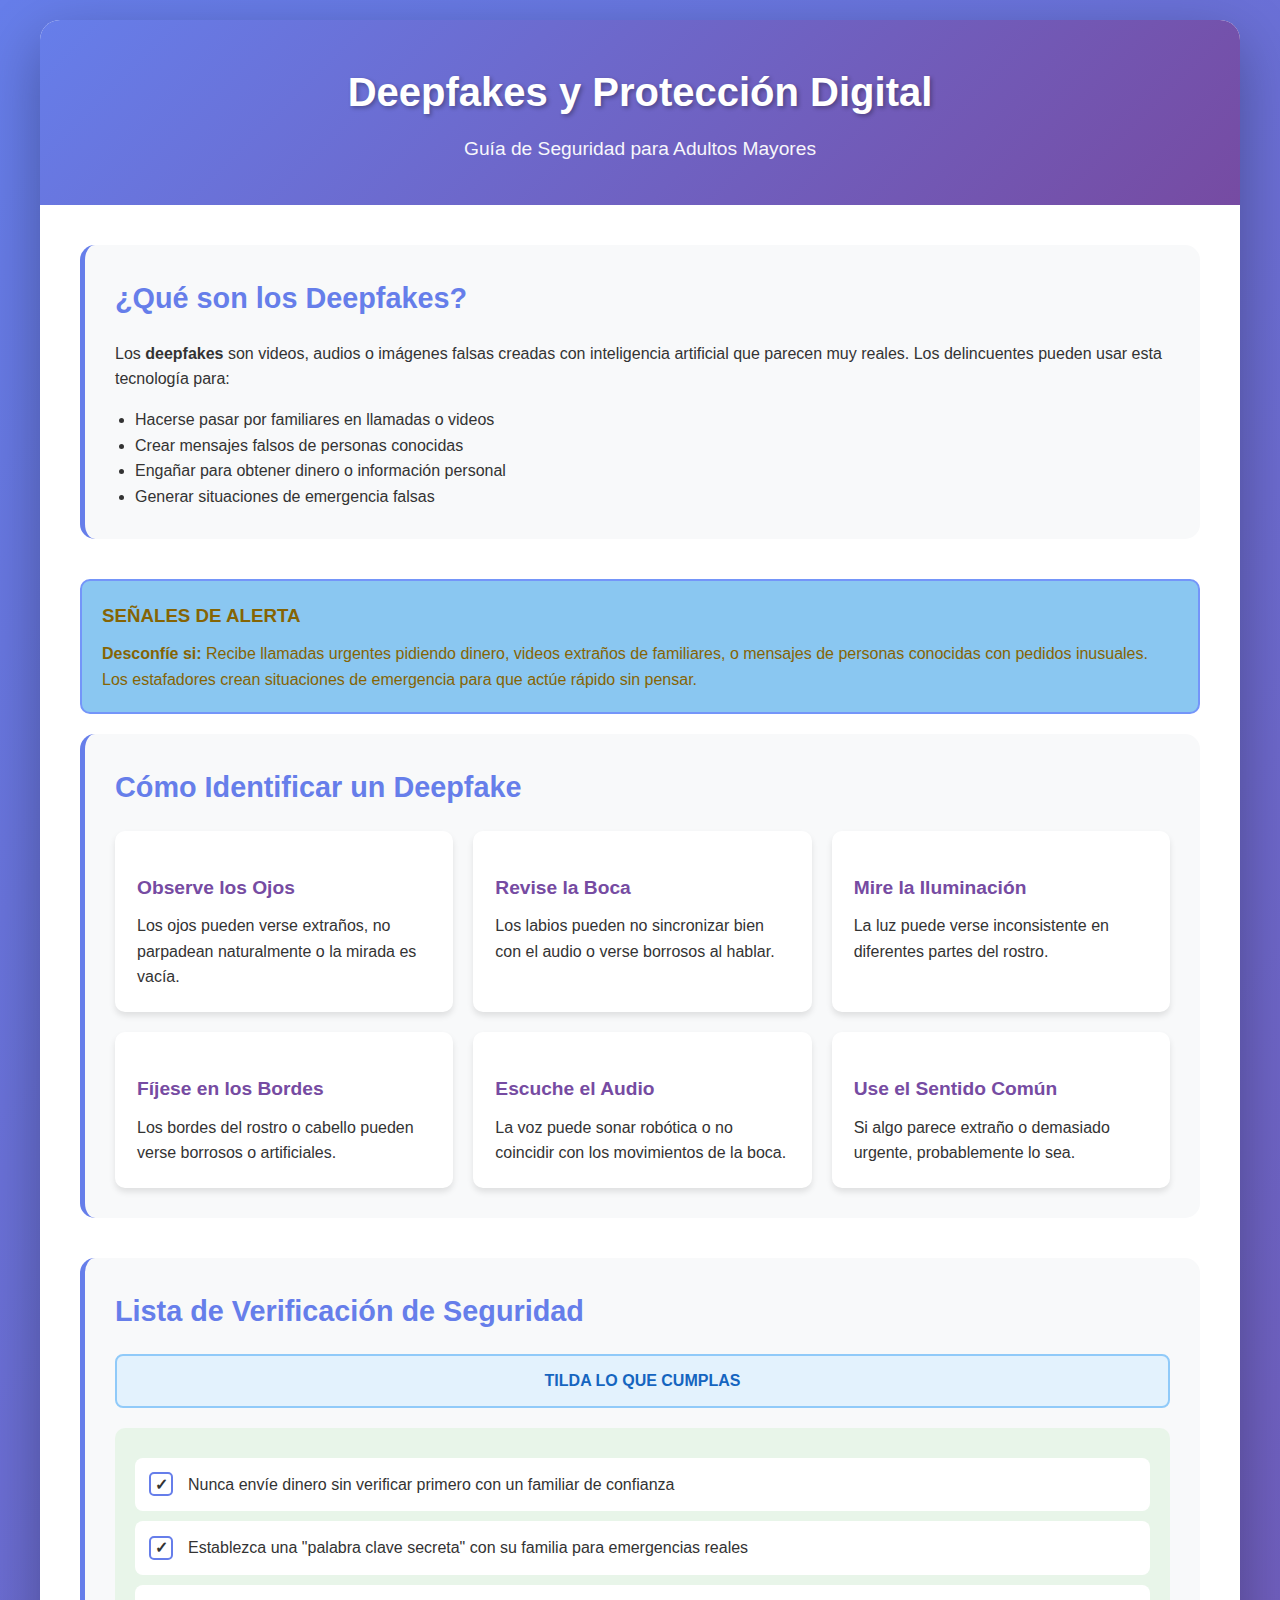
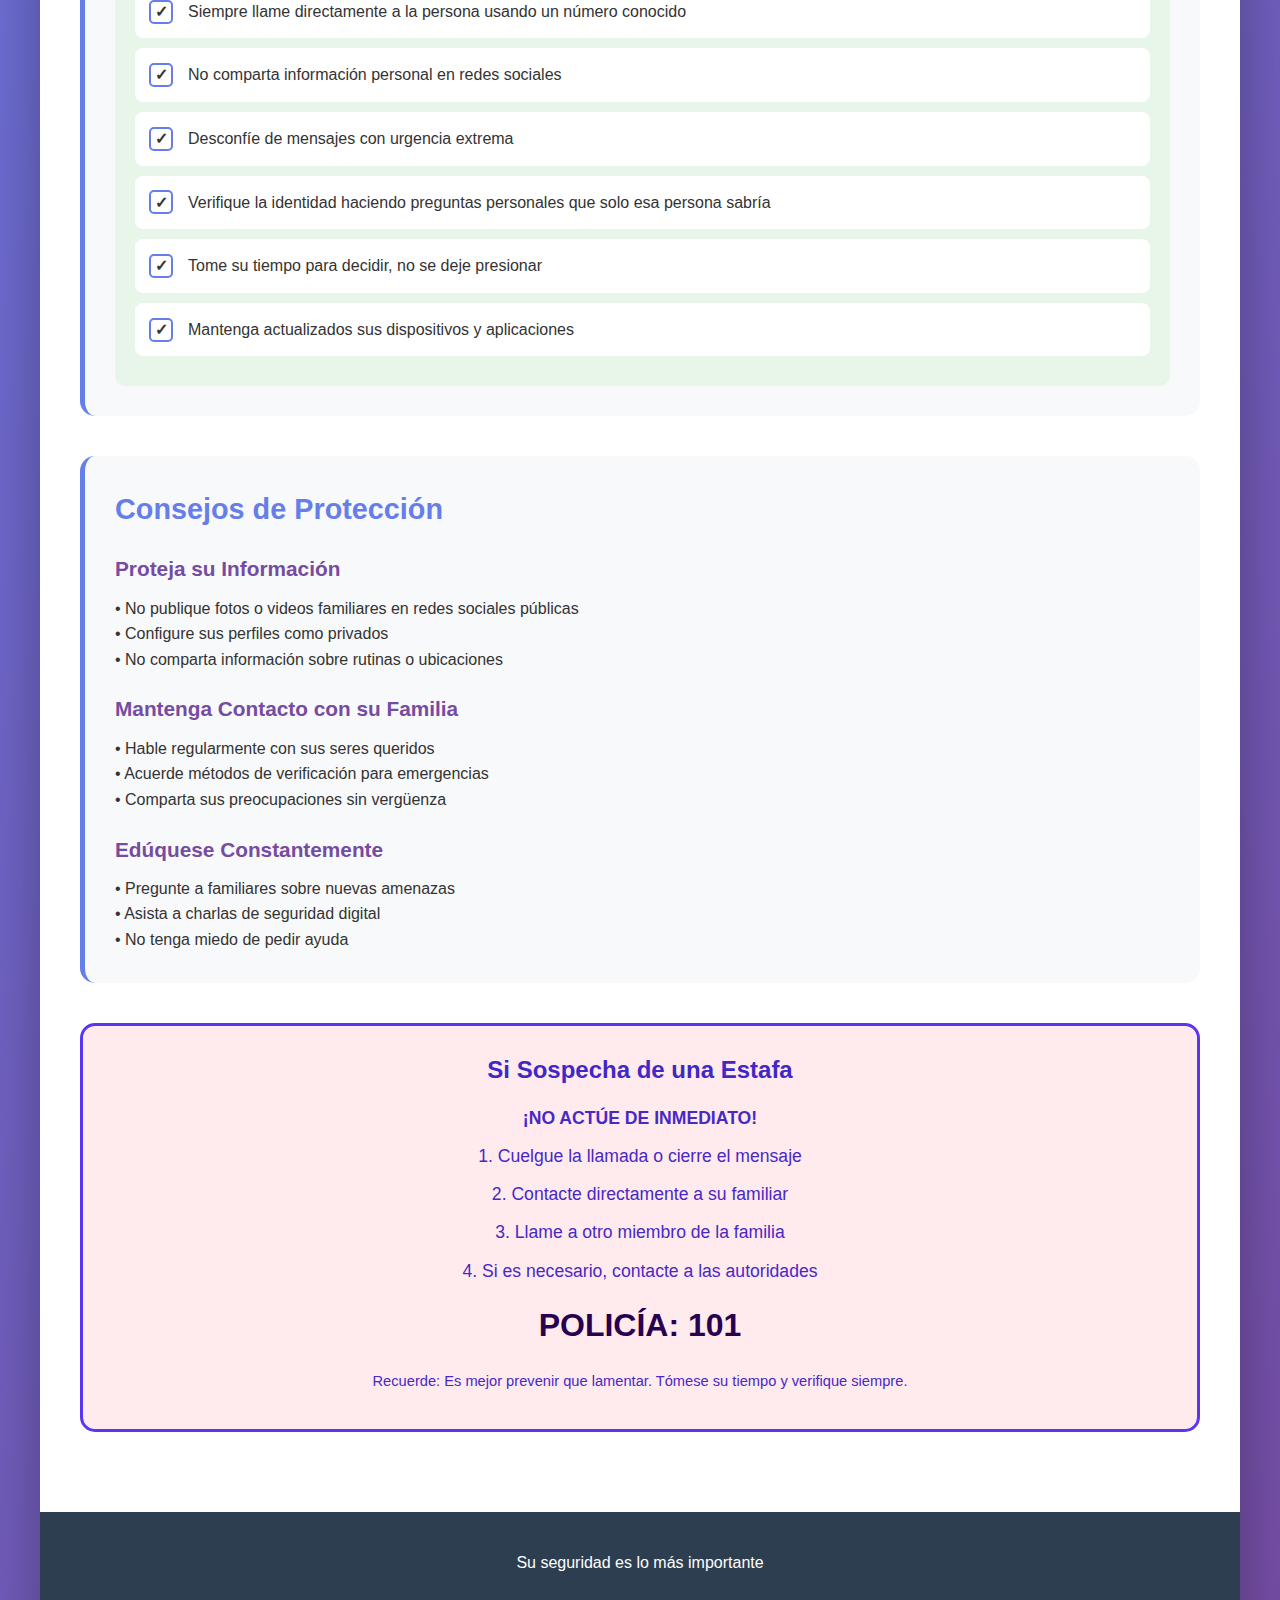
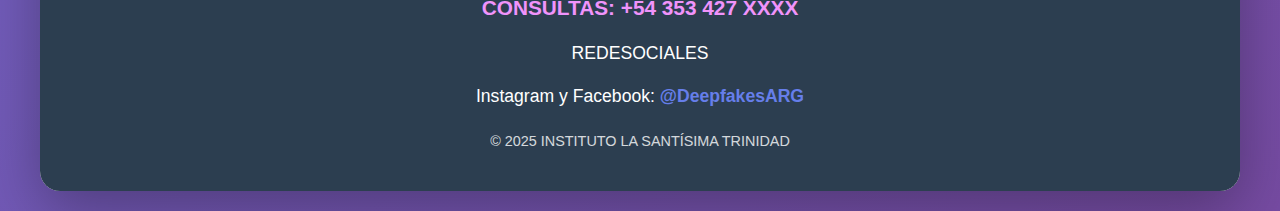
<file: index.html>
<!DOCTYPE html>
<html lang="es">
<head>
    <meta charset="UTF-8">
    <meta name="viewport" content="width=device-width, initial-scale=1.0">
    <title>Deepfakes y Protección para Adultos Mayores</title>
    <style>
        * {
            margin: 0;
            padding: 0;
            box-sizing: border-box;
        }

        body {
            font-family: 'Segoe UI', Tahoma, Geneva, Verdana, sans-serif;
            line-height: 1.6;
            color: #333;
            background: linear-gradient(135deg, #667eea 0%, #764ba2 100%);
            min-height: 100vh;
            padding: 20px;
        }

        .container {
            max-width: 1200px;
            margin: 0 auto;
            background: white;
            border-radius: 20px;
            box-shadow: 0 20px 60px rgba(0,0,0,0.3);
            overflow: hidden;
        }

        header {
            background: linear-gradient(135deg, #667eea 0%, #764ba2 100%);
            color: white;
            padding: 40px;
            text-align: center;
        }

        header h1 {
            font-size: 2.5em;
            margin-bottom: 10px;
            text-shadow: 2px 2px 4px rgba(0,0,0,0.3);
        }

        header p {
            font-size: 1.2em;
            opacity: 0.95;
        }

        .content {
            padding: 40px;
        }

        .section {
            margin-bottom: 40px;
            padding: 30px;
            background: #f8f9fa;
            border-radius: 15px;
            border-left: 5px solid #667eea;
            transition: transform 0.3s ease;
        }

        .section:hover {
            transform: translateX(5px);
        }

        .section h2 {
            color: #667eea;
            margin-bottom: 20px;
            font-size: 1.8em;
            font-weight: 600;
        }

        .section h3 {
            color: #764ba2;
            margin: 20px 0 10px;
            font-size: 1.3em;
            font-weight: 600;
        }

        .checklist-instruction {
            background: #e3f2fd;
            padding: 12px 20px;
            border-radius: 8px;
            margin-bottom: 15px;
            color: #1565c0;
            font-weight: 600;
            text-align: center;
            border: 2px solid #90caf9;
        }

        .warning-box {
            background: #8ac7f1;
            border: 2px solid #7495f9;
            border-radius: 10px;
            padding: 20px;
            margin: 20px 0;
        }

        .warning-box h3 {
            color: #856404;
            margin-bottom: 10px;
            font-weight: 600;
        }

        .warning-box p {
            color: #856404;
        }

        .tips-grid {
            display: grid;
            grid-template-columns: repeat(auto-fit, minmax(280px, 1fr));
            gap: 20px;
            margin-top: 20px;
        }

        .tip-card {
            background: white;
            padding: 20px;
            border-radius: 10px;
            box-shadow: 0 4px 6px rgba(0,0,0,0.1);
            transition: all 0.3s ease;
            border: 2px solid transparent;
        }

        .tip-card:hover {
            transform: translateY(-5px);
            box-shadow: 0 8px 12px rgba(0,0,0,0.2);
            border-color: #667eea;
        }

        .tip-card h3 {
            color: #764ba2;
            margin-bottom: 10px;
            font-size: 1.2em;
            font-weight: 600;
        }

        .checklist {
            background: #e8f5e9;
            padding: 20px;
            border-radius: 10px;
            margin-top: 20px;
        }

        .checklist-item {
            padding: 12px;
            margin: 10px 0;
            background: white;
            border-radius: 8px;
            display: flex;
            align-items: center;
            gap: 15px;
            cursor: pointer;
            transition: all 0.3s ease;
            border: 2px solid transparent;
        }

        .checklist-item:hover {
            background: #f1f8f4;
            transform: translateX(5px);
            border-color: #4caf50;
        }

        .checkbox {
            width: 24px;
            height: 24px;
            border: 2px solid #667eea;
            border-radius: 5px;
            display: flex;
            align-items: center;
            justify-content: center;
            flex-shrink: 0;
            font-weight: bold;
        }

        .checklist-item.checked .checkbox {
            background: #667eea;
            color: white;
        }

        .checklist-item.checked {
            opacity: 0.7;
        }

        .checklist-item.checked span {
            text-decoration: line-through;
            color: #666;
        }

        .emergency {
            background: #ffebee;
            border: 3px solid #5936f4;
            border-radius: 15px;
            padding: 25px;
            margin-top: 30px;
            text-align: center;
        }

        .emergency h3 {
            color: #4028c6;
            font-size: 1.5em;
            margin-bottom: 15px;
            font-weight: 700;
        }

        .emergency p {
            font-size: 1.1em;
            margin: 10px 0;
            color: #4828c6;
        }

        .emergency-number {
            font-size: 2em;
            font-weight: bold;
            color: #280051;
            margin: 15px 0;
        }

        footer {
            background: #2c3e50;
            color: white;
            text-align: center;
            padding: 30px 20px;
            margin-top: 40px;
        }

        footer p {
            margin: 8px 0;
            font-size: 1em;
        }

        footer .contact-number {
            font-size: 1.3em;
            font-weight: 600;
            color: #f093fb;
            margin: 15px 0;
        }

        footer .social-media {
            font-size: 1.1em;
            margin: 15px 0;
        }

        footer .social-handle {
            color: #667eea;
            font-weight: 600;
        }

        footer .copyright {
            font-size: 0.9em;
            margin-top: 20px;
            opacity: 0.8;
        }

        @media (max-width: 768px) {
            header h1 {
                font-size: 1.8em;
            }
            
            .content {
                padding: 20px;
            }
            
            .section {
                padding: 20px;
            }

            .section h2 {
                font-size: 1.5em;
            }
        }
    </style>
</head>
<body>
    <div class="container">
        <header>
            <h1>Deepfakes y Protección Digital</h1>
            <p>Guía de Seguridad para Adultos Mayores</p>
        </header>

        <div class="content">
            <div class="section">
                <h2>¿Qué son los Deepfakes?</h2>
                <p>Los <strong>deepfakes</strong> son videos, audios o imágenes falsas creadas con inteligencia artificial que parecen muy reales. Los delincuentes pueden usar esta tecnología para:</p>
                <ul style="margin-left: 20px; margin-top: 15px;">
                    <li>Hacerse pasar por familiares en llamadas o videos</li>
                    <li>Crear mensajes falsos de personas conocidas</li>
                    <li>Engañar para obtener dinero o información personal</li>
                    <li>Generar situaciones de emergencia falsas</li>
                </ul>
            </div>

            <div class="warning-box">
                <h3>SEÑALES DE ALERTA</h3>
                <p><strong>Desconfíe si:</strong> Recibe llamadas urgentes pidiendo dinero, videos extraños de familiares, o mensajes de personas conocidas con pedidos inusuales. Los estafadores crean situaciones de emergencia para que actúe rápido sin pensar.</p>
            </div>

            <div class="section">
                <h2>Cómo Identificar un Deepfake</h2>
                <div class="tips-grid">
                    <div class="tip-card">
                        <h3>Observe los Ojos</h3>
                        <p>Los ojos pueden verse extraños, no parpadean naturalmente o la mirada es vacía.</p>
                    </div>
                    <div class="tip-card">
                        <h3>Revise la Boca</h3>
                        <p>Los labios pueden no sincronizar bien con el audio o verse borrosos al hablar.</p>
                    </div>
                    <div class="tip-card">
                        <h3>Mire la Iluminación</h3>
                        <p>La luz puede verse inconsistente en diferentes partes del rostro.</p>
                    </div>
                    <div class="tip-card">
                        <h3>Fíjese en los Bordes</h3>
                        <p>Los bordes del rostro o cabello pueden verse borrosos o artificiales.</p>
                    </div>
                    <div class="tip-card">
                        <h3>Escuche el Audio</h3>
                        <p>La voz puede sonar robótica o no coincidir con los movimientos de la boca.</p>
                    </div>
                    <div class="tip-card">
                        <h3>Use el Sentido Común</h3>
                        <p>Si algo parece extraño o demasiado urgente, probablemente lo sea.</p>
                    </div>
                </div>
            </div>

            <div class="section">
                <h2>Lista de Verificación de Seguridad</h2>
                <div class="checklist-instruction">TILDA LO QUE CUMPLAS</div>
                <div class="checklist">
                    <div class="checklist-item" onclick="this.classList.toggle('checked')">
                        <div class="checkbox">✓</div>
                        <span>Nunca envíe dinero sin verificar primero con un familiar de confianza</span>
                    </div>
                    <div class="checklist-item" onclick="this.classList.toggle('checked')">
                        <div class="checkbox">✓</div>
                        <span>Establezca una "palabra clave secreta" con su familia para emergencias reales</span>
                    </div>
                    <div class="checklist-item" onclick="this.classList.toggle('checked')">
                        <div class="checkbox">✓</div>
                        <span>Siempre llame directamente a la persona usando un número conocido</span>
                    </div>
                    <div class="checklist-item" onclick="this.classList.toggle('checked')">
                        <div class="checkbox">✓</div>
                        <span>No comparta información personal en redes sociales</span>
                    </div>
                    <div class="checklist-item" onclick="this.classList.toggle('checked')">
                        <div class="checkbox">✓</div>
                        <span>Desconfíe de mensajes con urgencia extrema</span>
                    </div>
                    <div class="checklist-item" onclick="this.classList.toggle('checked')">
                        <div class="checkbox">✓</div>
                        <span>Verifique la identidad haciendo preguntas personales que solo esa persona sabría</span>
                    </div>
                    <div class="checklist-item" onclick="this.classList.toggle('checked')">
                        <div class="checkbox">✓</div>
                        <span>Tome su tiempo para decidir, no se deje presionar</span>
                    </div>
                    <div class="checklist-item" onclick="this.classList.toggle('checked')">
                        <div class="checkbox">✓</div>
                        <span>Mantenga actualizados sus dispositivos y aplicaciones</span>
                    </div>
                </div>
            </div>

            <div class="section">
                <h2>Consejos de Protección</h2>
                <div style="margin-top: 20px;">
                    <h3>Proteja su Información</h3>
                    <p>• No publique fotos o videos familiares en redes sociales públicas<br>
                    • Configure sus perfiles como privados<br>
                    • No comparta información sobre rutinas o ubicaciones</p>

                    <h3>Mantenga Contacto con su Familia</h3>
                    <p>• Hable regularmente con sus seres queridos<br>
                    • Acuerde métodos de verificación para emergencias<br>
                    • Comparta sus preocupaciones sin vergüenza</p>

                    <h3>Edúquese Constantemente</h3>
                    <p>• Pregunte a familiares sobre nuevas amenazas<br>
                    • Asista a charlas de seguridad digital<br>
                    • No tenga miedo de pedir ayuda</p>
                </div>
            </div>

            <div class="emergency">
                <h3>Si Sospecha de una Estafa</h3>
                <p><strong>¡NO ACTÚE DE INMEDIATO!</strong></p>
                <p>1. Cuelgue la llamada o cierre el mensaje</p>
                <p>2. Contacte directamente a su familiar</p>
                <p>3. Llame a otro miembro de la familia</p>
                <p>4. Si es necesario, contacte a las autoridades</p>
                <div class="emergency-number">POLICÍA: 101</div>
                <p style="margin-top: 10px;"><small>Recuerde: Es mejor prevenir que lamentar. Tómese su tiempo y verifique siempre.</small></p>
            </div>
        </div>

        <footer>
            <p>Su seguridad es lo más importante</p>
            <p class="contact-number">CONSULTAS: +54 353 427 XXXX</p>
            <p class="social-media">REDESOCIALES</p>
            <p class="social-media">Instagram y Facebook: <span class="social-handle">@DeepfakesARG</span></p>
            <p class="copyright">© 2025 INSTITUTO LA SANTÍSIMA TRINIDAD</p>
        </footer>
    </div>

    <script>
        // Animación suave al cargar
        document.addEventListener('DOMContentLoaded', function() {
            const sections = document.querySelectorAll('.section, .warning-box, .emergency');
            sections.forEach((section, index) => {
                section.style.opacity = '0';
                section.style.transform = 'translateY(20px)';
                setTimeout(() => {
                    section.style.transition = 'all 0.6s ease';
                    section.style.opacity = '1';
                    section.style.transform = 'translateY(0)';
                }, index * 100);
            });
        });
    </script>
</body>
</html>
</file>
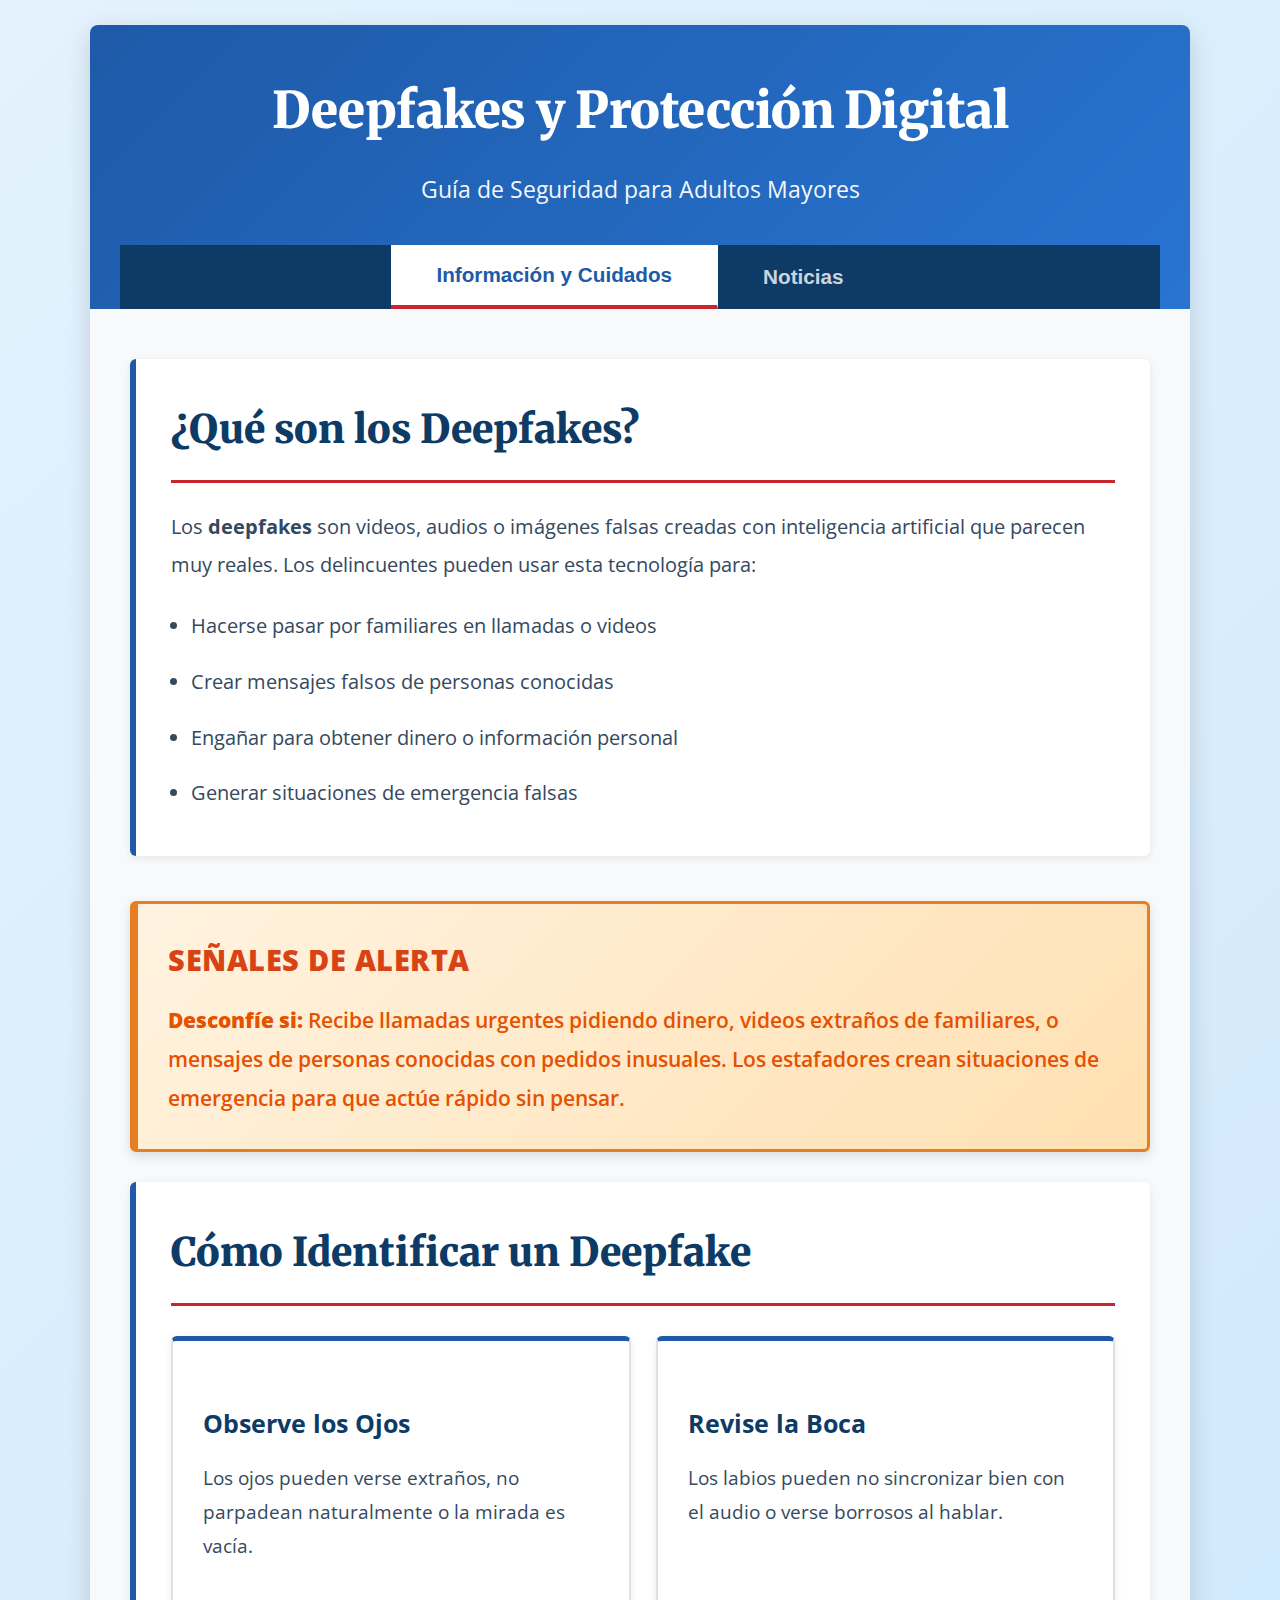
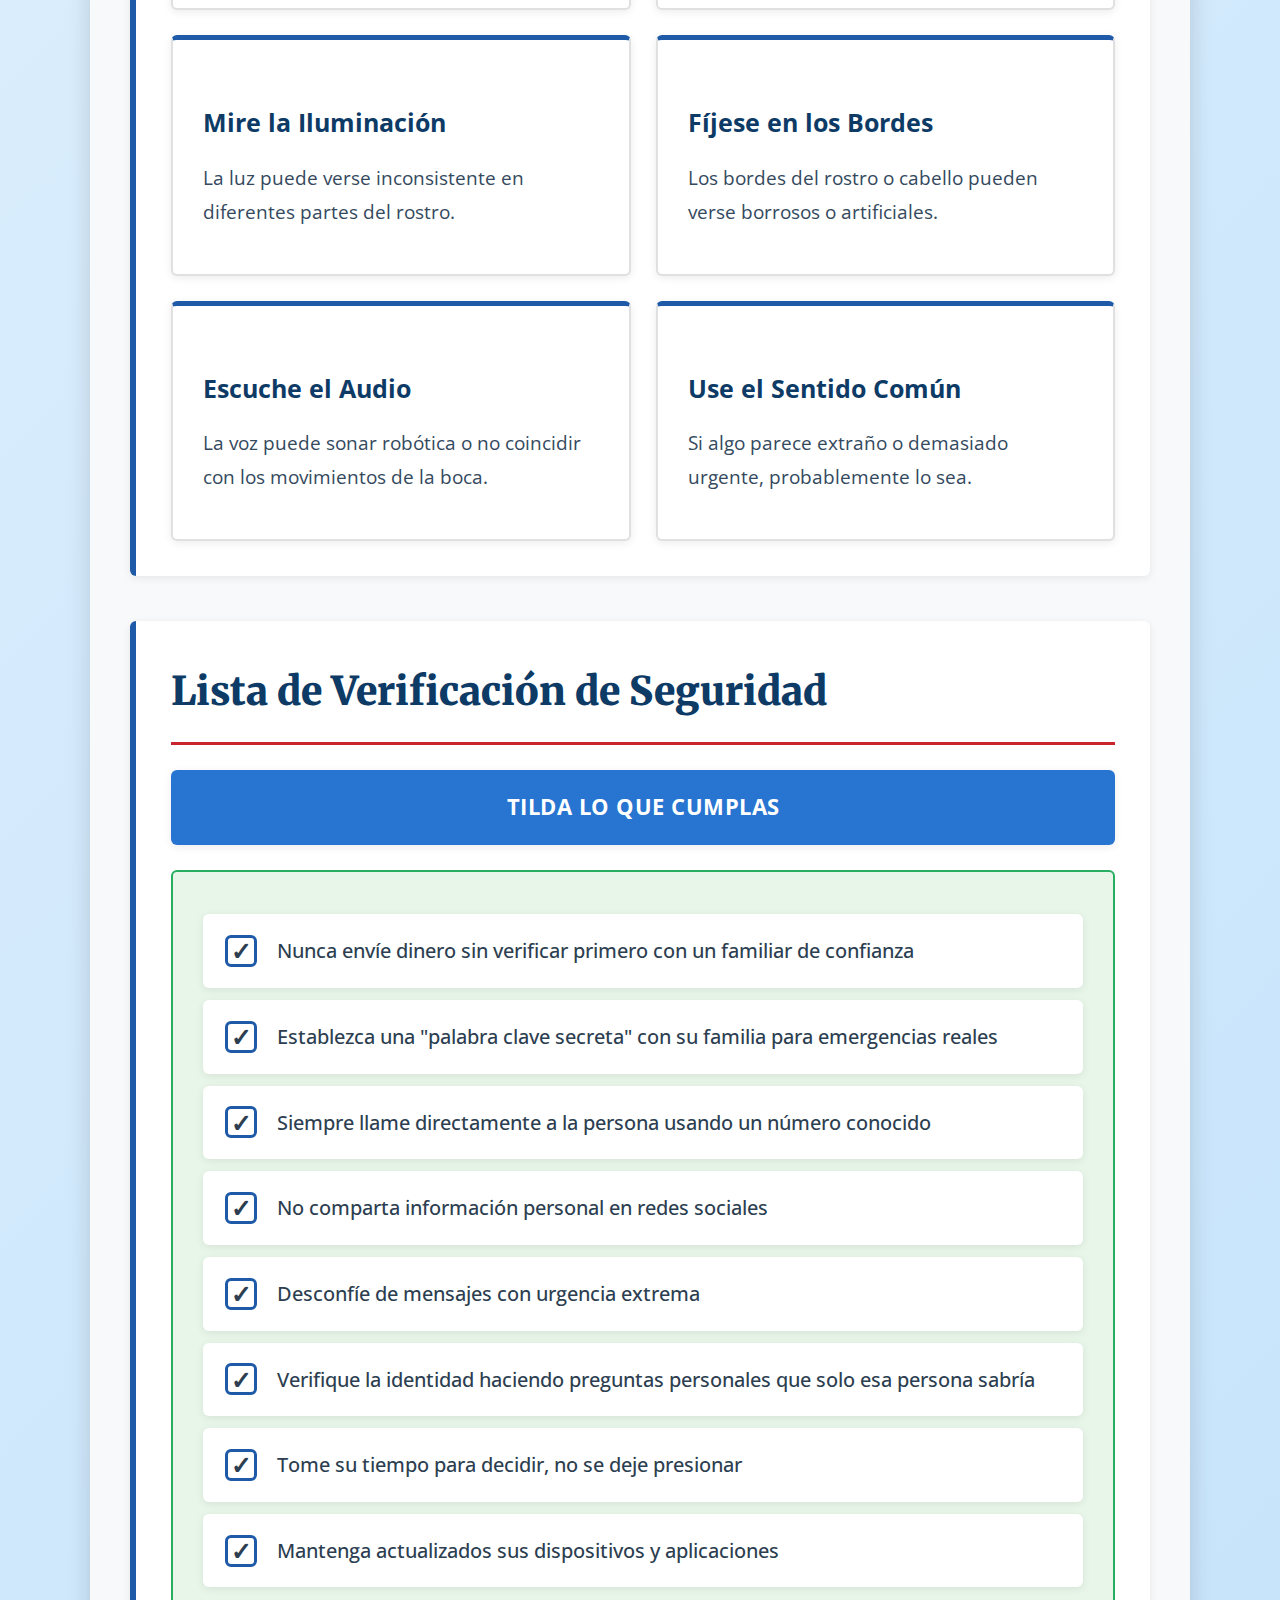
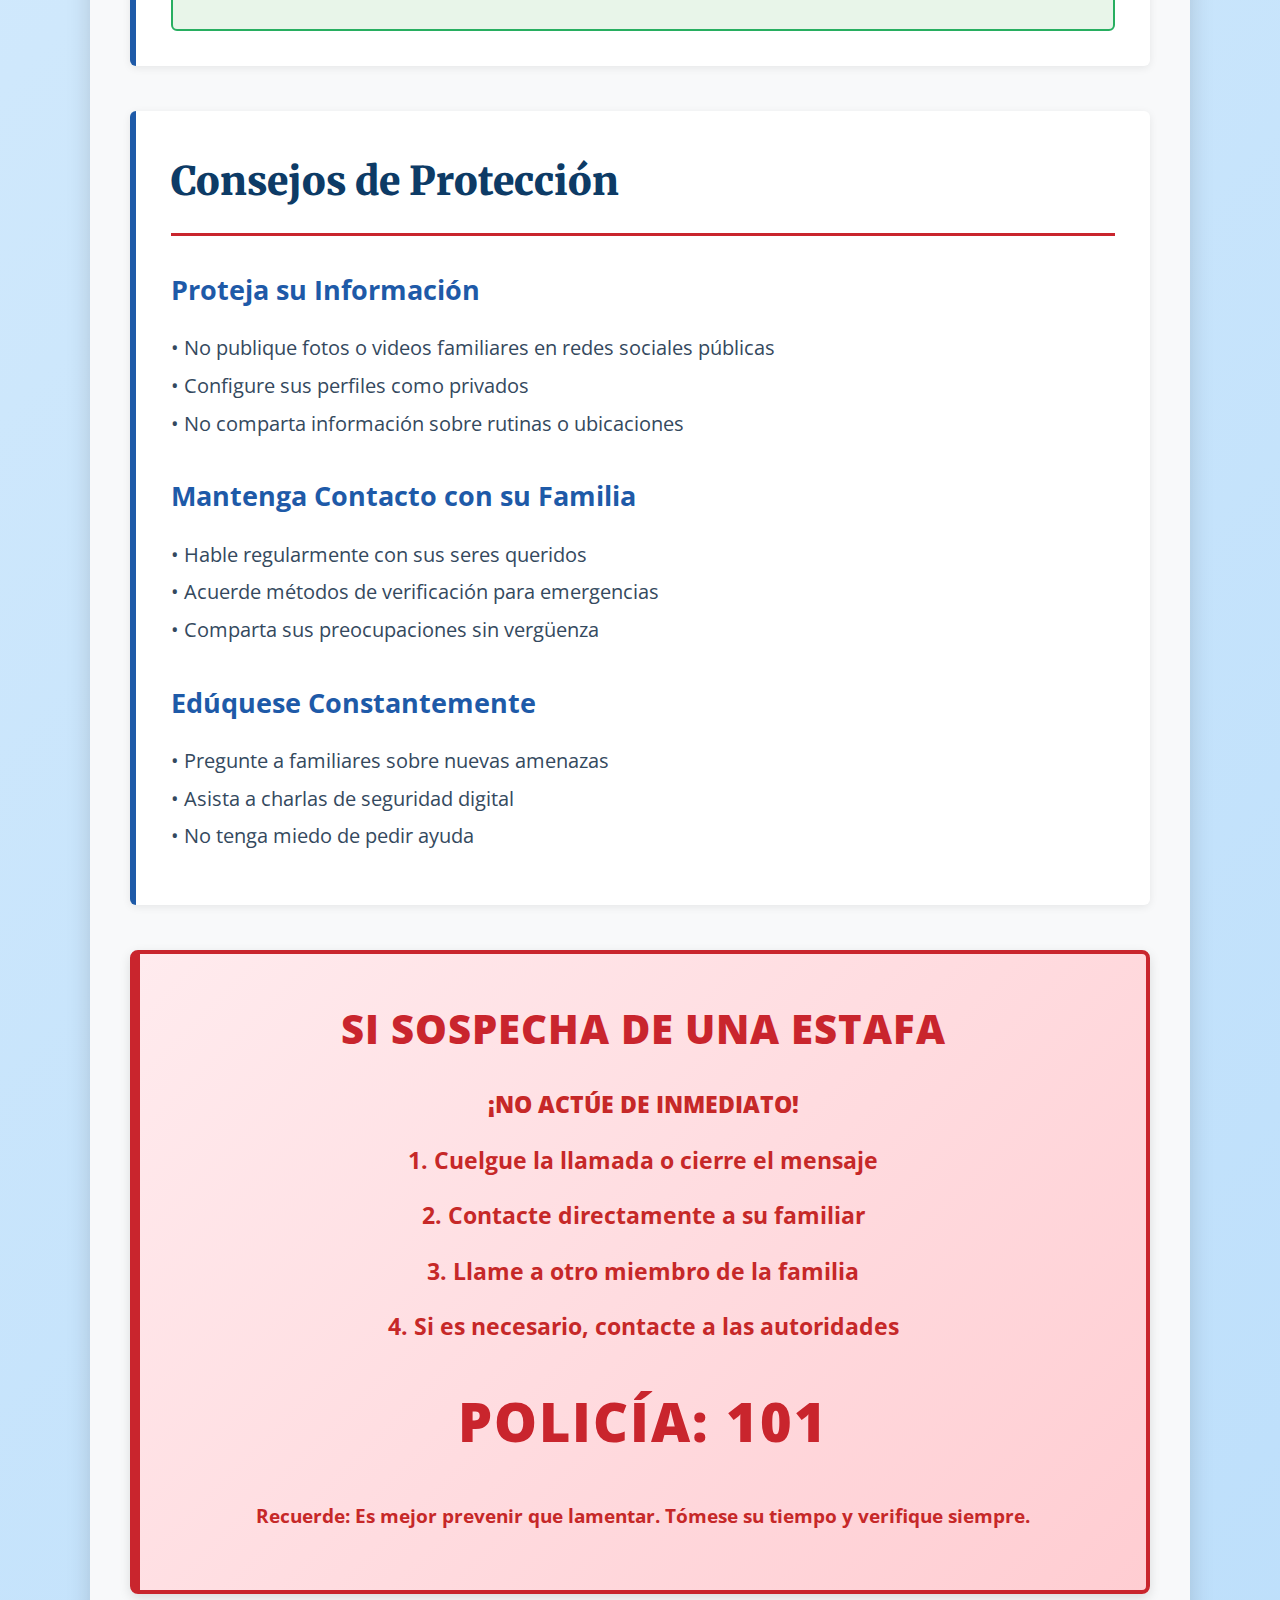
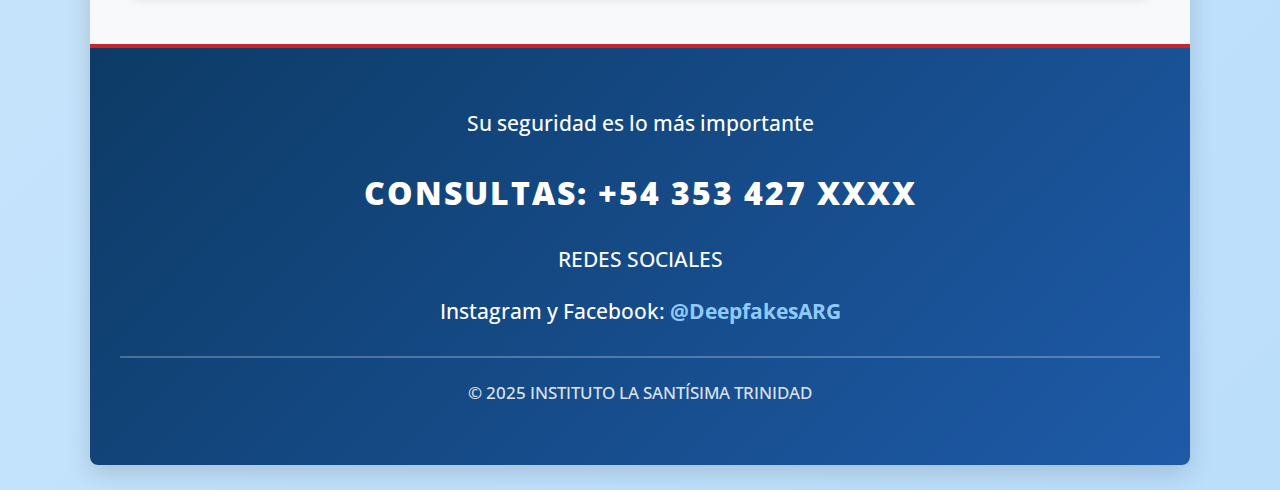
<file: footer.html>
<!DOCTYPE html>
<html lang="es">
<head>
    <meta charset="UTF-8">
    <meta name="viewport" content="width=device-width, initial-scale=1.0">
    <title>Deepfakes y Protección para Adultos Mayores</title>
    <link rel="stylesheet" href="styles.css">
</head>
<body>
    <div class="container">
        <header>
            <h1>Deepfakes y Protección Digital</h1>
            <p>Guía de Seguridad para Adultos Mayores</p>
            
            <div class="tabs">
                <button class="tab active" onclick="switchTab('info')">Información y Cuidados</button>
                <button class="tab" onclick="switchTab('news')">Noticias</button>
            </div>
        </header>

        <!-- Pestaña: Información y Cuidados -->
        <div id="info-content" class="tab-content active">
            <div class="content">
                <div class="section">
                    <h2>¿Qué son los Deepfakes?</h2>
                    <p>Los <strong>deepfakes</strong> son videos, audios o imágenes falsas creadas con inteligencia artificial que parecen muy reales. Los delincuentes pueden usar esta tecnología para:</p>
                    <ul style="margin-left: 20px; margin-top: 15px;">
                        <li>Hacerse pasar por familiares en llamadas o videos</li>
                        <li>Crear mensajes falsos de personas conocidas</li>
                        <li>Engañar para obtener dinero o información personal</li>
                        <li>Generar situaciones de emergencia falsas</li>
                    </ul>
                </div>

                <div class="warning-box">
                    <h3>SEÑALES DE ALERTA</h3>
                    <p><strong>Desconfíe si:</strong> Recibe llamadas urgentes pidiendo dinero, videos extraños de familiares, o mensajes de personas conocidas con pedidos inusuales. Los estafadores crean situaciones de emergencia para que actúe rápido sin pensar.</p>
                </div>

                <div class="section">
                    <h2>Cómo Identificar un Deepfake</h2>
                    <div class="tips-grid">
                        <div class="tip-card">
                            <h3>Observe los Ojos</h3>
                            <p>Los ojos pueden verse extraños, no parpadean naturalmente o la mirada es vacía.</p>
                        </div>
                        <div class="tip-card">
                            <h3>Revise la Boca</h3>
                            <p>Los labios pueden no sincronizar bien con el audio o verse borrosos al hablar.</p>
                        </div>
                        <div class="tip-card">
                            <h3>Mire la Iluminación</h3>
                            <p>La luz puede verse inconsistente en diferentes partes del rostro.</p>
                        </div>
                        <div class="tip-card">
                            <h3>Fíjese en los Bordes</h3>
                            <p>Los bordes del rostro o cabello pueden verse borrosos o artificiales.</p>
                        </div>
                        <div class="tip-card">
                            <h3>Escuche el Audio</h3>
                            <p>La voz puede sonar robótica o no coincidir con los movimientos de la boca.</p>
                        </div>
                        <div class="tip-card">
                            <h3>Use el Sentido Común</h3>
                            <p>Si algo parece extraño o demasiado urgente, probablemente lo sea.</p>
                        </div>
                    </div>
                </div>

                <div class="section">
                    <h2>Lista de Verificación de Seguridad</h2>
                    <div class="checklist-instruction">TILDA LO QUE CUMPLAS</div>
                    <div class="checklist">
                        <div class="checklist-item" onclick="this.classList.toggle('checked')">
                            <div class="checkbox">✓</div>
                            <span>Nunca envíe dinero sin verificar primero con un familiar de confianza</span>
                        </div>
                        <div class="checklist-item" onclick="this.classList.toggle('checked')">
                            <div class="checkbox">✓</div>
                            <span>Establezca una "palabra clave secreta" con su familia para emergencias reales</span>
                        </div>
                        <div class="checklist-item" onclick="this.classList.toggle('checked')">
                            <div class="checkbox">✓</div>
                            <span>Siempre llame directamente a la persona usando un número conocido</span>
                        </div>
                        <div class="checklist-item" onclick="this.classList.toggle('checked')">
                            <div class="checkbox">✓</div>
                            <span>No comparta información personal en redes sociales</span>
                        </div>
                        <div class="checklist-item" onclick="this.classList.toggle('checked')">
                            <div class="checkbox">✓</div>
                            <span>Desconfíe de mensajes con urgencia extrema</span>
                        </div>
                        <div class="checklist-item" onclick="this.classList.toggle('checked')">
                            <div class="checkbox">✓</div>
                            <span>Verifique la identidad haciendo preguntas personales que solo esa persona sabría</span>
                        </div>
                        <div class="checklist-item" onclick="this.classList.toggle('checked')">
                            <div class="checkbox">✓</div>
                            <span>Tome su tiempo para decidir, no se deje presionar</span>
                        </div>
                        <div class="checklist-item" onclick="this.classList.toggle('checked')">
                            <div class="checkbox">✓</div>
                            <span>Mantenga actualizados sus dispositivos y aplicaciones</span>
                        </div>
                    </div>
                </div>

                <div class="section">
                    <h2>Consejos de Protección</h2>
                    <div style="margin-top: 20px;">
                        <h3>Proteja su Información</h3>
                        <p>• No publique fotos o videos familiares en redes sociales públicas<br>
                        • Configure sus perfiles como privados<br>
                        • No comparta información sobre rutinas o ubicaciones</p>

                        <h3>Mantenga Contacto con su Familia</h3>
                        <p>• Hable regularmente con sus seres queridos<br>
                        • Acuerde métodos de verificación para emergencias<br>
                        • Comparta sus preocupaciones sin vergüenza</p>

                        <h3>Edúquese Constantemente</h3>
                        <p>• Pregunte a familiares sobre nuevas amenazas<br>
                        • Asista a charlas de seguridad digital<br>
                        • No tenga miedo de pedir ayuda</p>
                    </div>
                </div>

                <div class="emergency">
                    <h3>Si Sospecha de una Estafa</h3>
                    <p><strong>¡NO ACTÚE DE INMEDIATO!</strong></p>
                    <p>1. Cuelgue la llamada o cierre el mensaje</p>
                    <p>2. Contacte directamente a su familiar</p>
                    <p>3. Llame a otro miembro de la familia</p>
                    <p>4. Si es necesario, contacte a las autoridades</p>
                    <div class="emergency-number">POLICÍA: 101</div>
                    <p style="margin-top: 10px;"><small>Recuerde: Es mejor prevenir que lamentar. Tómese su tiempo y verifique siempre.</small></p>
                </div>
            </div>
        </div>

        <!-- Pestaña: Noticias -->
        <div id="news-content" class="tab-content">
            <div class="content">
                <div class="section">
                    <h2>Últimas Noticias sobre Deepfakes</h2>
                    <p>Mantente informado sobre los últimos casos y avances en la lucha contra los deepfakes.</p>
                </div>

                <div class="news-grid">
                    <div class="news-card">
                        <div class="news-image">📰</div>
                        <div class="news-content">
                            <div class="news-date">25 de Septiembre, 2025</div>
                            <div class="news-title">Aumentan casos de estafas con deepfakes en Argentina</div>
                            <div class="news-description">Las autoridades reportan un incremento del 40% en casos de fraudes utilizando tecnología deepfake para suplantar identidades.</div>
                            <a href="#" class="news-link">Leer más →</a>
                        </div>
                    </div>

                    <div class="news-card">
                        <div class="news-image">🛡️</div>
                        <div class="news-content">
                            <div class="news-date">18 de Septiembre, 2025</div>
                            <div class="news-title">Nueva tecnología detecta deepfakes en tiempo real</div>
                            <div class="news-description">Investigadores desarrollan herramienta que puede identificar videos manipulados con un 95% de precisión.</div>
                            <a href="#" class="news-link">Leer más →</a>
                        </div>
                    </div>

                    <div class="news-card">
                        <div class="news-image">⚖️</div>
                        <div class="news-content">
                            <div class="news-date">10 de Septiembre, 2025</div>
                            <div class="news-title">Nuevas leyes contra el uso malicioso de deepfakes</div>
                            <div class="news-description">El Congreso aprueba legislación que penaliza la creación y distribución de deepfakes con fines fraudulentos.</div>
                            <a href="#" class="news-link">Leer más →</a>
                        </div>
                    </div>

                    <div class="news-card">
                        <div class="news-image">👵</div>
                        <div class="news-content">
                            <div class="news-date">5 de Septiembre, 2025</div>
                            <div class="news-title">Adultos mayores, principales víctimas de deepfakes</div>
                            <div class="news-description">Estudio revela que el 65% de las estafas con deepfakes se dirigen a personas mayores de 60 años.</div>
                            <a href="#" class="news-link">Leer más →</a>
                        </div>
                    </div>

                    <div class="news-card">
                        <div class="news-image">🎓</div>
                        <div class="news-content">
                            <div class="news-date">28 de Agosto, 2025</div>
                            <div class="news-title">Talleres gratuitos de educación digital</div>
                            <div class="news-description">Municipios lanzan programa de capacitación para enseñar a detectar deepfakes y protegerse de estafas digitales.</div>
                            <a href="#" class="news-link">Leer más →</a>
                        </div>
                    </div>

                    <div class="news-card">
                        <div class="news-image">💡</div>
                        <div class="news-content">
                            <div class="news-date">20 de Agosto, 2025</div>
                            <div class="news-title">Consejos de expertos para protegerse</div>
                            <div class="news-description">Especialistas en ciberseguridad comparten las mejores prácticas para evitar ser víctima de fraudes con deepfakes.</div>
                            <a href="#" class="news-link">Leer más →</a>
                        </div>
                    </div>
                </div>
            </div>
        </div>

        <footer>
            <p>Su seguridad es lo más importante</p>
            <p class="contact-number">CONSULTAS: +54 353 427 XXXX</p>
            <p class="social-media">REDES SOCIALES</p>
            <p class="social-media">Instagram y Facebook: <span class="social-handle">@DeepfakesARG</span></p>
            <p class="copyright">© 2025 INSTITUTO LA SANTÍSIMA TRINIDAD</p>
        </footer>
    </div>

    <script>
        // Función para cambiar entre pestañas
        function switchTab(tabName) {
            // Ocultar todo el contenido
            const allContent = document.querySelectorAll('.tab-content');
            allContent.forEach(content => {
                content.classList.remove('active');
            });

            // Desactivar todas las pestañas
            const allTabs = document.querySelectorAll('.tab');
            allTabs.forEach(tab => {
                tab.classList.remove('active');
            });

            // Activar la pestaña seleccionada
            if (tabName === 'info') {
                document.getElementById('info-content').classList.add('active');
                document.querySelectorAll('.tab')[0].classList.add('active');
            } else if (tabName === 'news') {
                document.getElementById('news-content').classList.add('active');
                document.querySelectorAll('.tab')[1].classList.add('active');
            }

            // Scroll suave al inicio
            window.scrollTo({ top: 0, behavior: 'smooth' });
        }

        // Animación suave al cargar
        document.addEventListener('DOMContentLoaded', function() {
            const sections = document.querySelectorAll('.section, .warning-box, .emergency');
            sections.forEach((section, index) => {
                section.style.opacity = '0';
                section.style.transform = 'translateY(20px)';
                setTimeout(() => {
                    section.style.transition = 'all 0.6s ease';
                    section.style.opacity = '1';
                    section.style.transform = 'translateY(0)';
                }, index * 100);
            });
        });
    </script>
</body>
</html>
</file>
<file: styles.css>
/* ==========================================
   CSS PROFESIONAL - DEEPFAKES
   Diseño Accesible para Adultos Mayores
   ========================================== */

@import url('https://fonts.googleapis.com/css2?family=Open+Sans:wght@400;600;700&family=Merriweather:wght@700;900&display=swap');

* {
    margin: 0;
    padding: 0;
    box-sizing: border-box;
}

:root {
    --primary-blue: #1e5aa8;
    --secondary-blue: #2874d1;
    --dark-blue: #0d3b66;
    --accent-red: #c9252d;
    --warning-orange: #e67e22;
    --success-green: #27ae60;
    
    --text-primary: #2c3e50;
    --text-secondary: #34495e;
    --text-light: #7f8c8d;
    --bg-white: #ffffff;
    --bg-light: #f8f9fa;
    --bg-gray: #ecf0f1;
    
    --shadow-soft: 0 2px 8px rgba(0, 0, 0, 0.08);
    --shadow-medium: 0 4px 12px rgba(0, 0, 0, 0.12);
    --shadow-strong: 0 8px 24px rgba(0, 0, 0, 0.15);
}

body {
    font-family: 'Open Sans', Arial, sans-serif;
    font-size: 18px;
    line-height: 1.8;
    color: var(--text-primary);
    background: linear-gradient(135deg, #e3f2fd 0%, #bbdefb 100%);
    min-height: 100vh;
    padding: 25px 15px;
}

.container {
    max-width: 1100px;
    margin: 0 auto;
    background: var(--bg-white);
    box-shadow: var(--shadow-strong);
    border-radius: 8px;
    overflow: hidden;
}

header {
    background: linear-gradient(135deg, var(--primary-blue) 0%, var(--secondary-blue) 100%);
    color: white;
    padding: 40px 30px 0;
    text-align: center;
}

header h1 {
    font-family: 'Merriweather', serif;
    font-size: 2.8em;
    font-weight: 900;
    margin-bottom: 12px;
    letter-spacing: -0.5px;
}

header p {
    font-size: 1.3em;
    font-weight: 400;
    margin-bottom: 35px;
    opacity: 0.95;
}

.tabs {
    display: flex;
    justify-content: center;
    gap: 0;
    background: var(--dark-blue);
}

.tab {
    background: transparent;
    color: rgba(255, 255, 255, 0.8);
    padding: 18px 45px;
    border: none;
    cursor: pointer;
    font-size: 1.15em;
    font-weight: 700;
    transition: all 0.3s ease;
    border-right: 1px solid rgba(255, 255, 255, 0.2);
}

.tab:last-child {
    border-right: none;
}

.tab:hover {
    background: rgba(255, 255, 255, 0.1);
    color: white;
}

.tab.active {
    background: white;
    color: var(--primary-blue);
    border-bottom: 4px solid var(--accent-red);
}

.tab-content {
    display: none;
}

.tab-content.active {
    display: block;
    animation: fadeIn 0.4s ease;
}

@keyframes fadeIn {
    from { opacity: 0; }
    to { opacity: 1; }
}

.content {
    padding: 50px 40px;
    background: var(--bg-light);
}

.section {
    margin-bottom: 45px;
    padding: 35px;
    background: white;
    border-radius: 6px;
    border-left: 6px solid var(--primary-blue);
    box-shadow: var(--shadow-soft);
    transition: box-shadow 0.3s ease;
}

.section:hover {
    box-shadow: var(--shadow-medium);
}

.section h2 {
    font-family: 'Merriweather', serif;
    color: var(--dark-blue);
    font-size: 2.2em;
    font-weight: 900;
    margin-bottom: 25px;
    padding-bottom: 15px;
    border-bottom: 3px solid var(--accent-red);
}

.section h3 {
    color: var(--primary-blue);
    font-size: 1.5em;
    font-weight: 700;
    margin: 30px 0 15px;
}

.section p {
    font-size: 1.1em;
    line-height: 1.9;
    color: var(--text-secondary);
    margin-bottom: 15px;
}

.section ul {
    margin-left: 35px;
    margin-top: 20px;
}

.section li {
    padding: 10px 0;
    font-size: 1.1em;
    line-height: 1.8;
    color: var(--text-secondary);
}

.checklist-instruction {
    background: var(--secondary-blue);
    color: white;
    padding: 18px 25px;
    border-radius: 6px;
    margin-bottom: 25px;
    font-weight: 700;
    text-align: center;
    font-size: 1.2em;
    letter-spacing: 0.5px;
    box-shadow: var(--shadow-soft);
}

.warning-box {
    background: linear-gradient(135deg, #fff3e0 0%, #ffe0b2 100%);
    border: 3px solid var(--warning-orange);
    border-left: 8px solid var(--warning-orange);
    border-radius: 6px;
    padding: 30px;
    margin: 30px 0;
    box-shadow: var(--shadow-medium);
}

.warning-box h3 {
    color: #d84315;
    font-size: 1.6em;
    font-weight: 900;
    margin-bottom: 15px;
    text-transform: uppercase;
    letter-spacing: 0.5px;
}

.warning-box p {
    color: #e65100;
    font-size: 1.15em;
    line-height: 1.9;
    font-weight: 600;
}

.tips-grid {
    display: grid;
    grid-template-columns: repeat(auto-fit, minmax(320px, 1fr));
    gap: 25px;
    margin-top: 30px;
}

.tip-card {
    background: white;
    padding: 30px;
    border-radius: 6px;
    border: 2px solid #e0e0e0;
    border-top: 5px solid var(--primary-blue);
    box-shadow: var(--shadow-soft);
    transition: all 0.3s ease;
}

.tip-card:hover {
    transform: translateY(-5px);
    box-shadow: var(--shadow-medium);
    border-top-color: var(--accent-red);
}

.tip-card h3 {
    color: var(--dark-blue);
    font-size: 1.4em;
    font-weight: 700;
    margin-bottom: 15px;
}

.tip-card p {
    color: var(--text-secondary);
    font-size: 1.05em;
    line-height: 1.8;
}

.checklist {
    background: #e8f5e9;
    padding: 30px;
    border-radius: 6px;
    margin-top: 25px;
    border: 2px solid var(--success-green);
}

.checklist-item {
    padding: 18px 20px;
    margin: 12px 0;
    background: white;
    border-radius: 6px;
    display: flex;
    align-items: center;
    gap: 20px;
    cursor: pointer;
    transition: all 0.3s ease;
    border: 2px solid transparent;
    box-shadow: var(--shadow-soft);
}

.checklist-item:hover {
    background: #f1f8f4;
    border-color: var(--success-green);
    transform: translateX(5px);
}

.checklist-item span {
    font-size: 1.1em;
    line-height: 1.7;
    font-weight: 500;
    color: var(--text-primary);
}

.checkbox {
    width: 32px;
    height: 32px;
    border: 3px solid var(--primary-blue);
    border-radius: 6px;
    display: flex;
    align-items: center;
    justify-content: center;
    flex-shrink: 0;
    font-size: 1.4em;
    font-weight: bold;
    background: white;
    transition: all 0.3s ease;
}

.checklist-item.checked .checkbox {
    background: var(--success-green);
    color: white;
    border-color: var(--success-green);
}

.checklist-item.checked {
    background: rgba(76, 175, 80, 0.1);
    opacity: 0.75;
}

.checklist-item.checked span {
    text-decoration: line-through;
    color: var(--text-light);
}

.emergency {
    background: linear-gradient(135deg, #ffebee 0%, #ffcdd2 100%);
    border: 4px solid var(--accent-red);
    border-left: 10px solid var(--accent-red);
    border-radius: 8px;
    padding: 40px;
    margin-top: 40px;
    text-align: center;
    box-shadow: var(--shadow-medium);
}

.emergency h3 {
    color: var(--accent-red);
    font-size: 2.2em;
    margin-bottom: 20px;
    font-weight: 900;
    text-transform: uppercase;
    letter-spacing: 1px;
}

.emergency p {
    font-size: 1.25em;
    margin: 15px 0;
    color: #c62828;
    line-height: 1.8;
    font-weight: 700;
}

.emergency-number {
    font-size: 3em;
    font-weight: 900;
    color: var(--accent-red);
    margin: 25px 0;
    letter-spacing: 2px;
}

.news-grid {
    display: grid;
    grid-template-columns: repeat(auto-fit, minmax(320px, 1fr));
    gap: 30px;
    margin-top: 40px;
}

.news-card {
    background: white;
    border-radius: 6px;
    overflow: hidden;
    box-shadow: var(--shadow-soft);
    border: 2px solid #e0e0e0;
    transition: all 0.3s ease;
}

.news-card:hover {
    transform: translateY(-8px);
    box-shadow: var(--shadow-strong);
    border-color: var(--primary-blue);
}

.news-image {
    width: 100%;
    height: 180px;
    background: linear-gradient(135deg, var(--primary-blue) 0%, var(--secondary-blue) 100%);
    display: flex;
    align-items: center;
    justify-content: center;
    font-size: 3.5em;
    border-bottom: 4px solid var(--accent-red);
}

.news-content {
    padding: 30px;
}

.news-date {
    color: var(--text-light);
    font-size: 0.9em;
    margin-bottom: 10px;
    text-transform: uppercase;
    letter-spacing: 1px;
    font-weight: 600;
}

.news-title {
    color: var(--dark-blue);
    font-size: 1.4em;
    font-weight: 700;
    margin-bottom: 15px;
    line-height: 1.4;
}

.news-description {
    color: var(--text-secondary);
    font-size: 1.05em;
    line-height: 1.8;
    margin-bottom: 20px;
}

.news-link {
    color: var(--primary-blue);
    font-weight: 700;
    text-decoration: none;
    font-size: 1.05em;
    transition: all 0.3s ease;
    display: inline-block;
    padding: 10px 20px;
    border: 2px solid var(--primary-blue);
    border-radius: 4px;
}

.news-link:hover {
    background: var(--primary-blue);
    color: white;
}

footer {
    background: linear-gradient(135deg, var(--dark-blue) 0%, var(--primary-blue) 100%);
    color: white;
    text-align: center;
    padding: 45px 30px;
    border-top: 4px solid var(--accent-red);
}

footer p {
    font-size: 1.15em;
    margin: 12px 0;
    font-weight: 500;
}

footer .contact-number {
    font-size: 1.8em;
    font-weight: 900;
    color: white;
    margin: 20px 0;
    letter-spacing: 2px;
}

footer .social-media {
    font-size: 1.15em;
    margin: 15px 0;
}

footer .social-handle {
    color: #90caf9;
    font-weight: 700;
}

footer .copyright {
    font-size: 0.95em;
    margin-top: 25px;
    opacity: 0.85;
    border-top: 2px solid rgba(255, 255, 255, 0.3);
    padding-top: 20px;
}

@media (max-width: 768px) {
    body {
        padding: 15px 10px;
        font-size: 17px;
    }
    
    header h1 {
        font-size: 2em;
    }
    
    header p {
        font-size: 1.1em;
    }

    .tabs {
        flex-direction: column;
    }

    .tab {
        padding: 16px 25px;
        border-right: none;
        border-bottom: 1px solid rgba(255, 255, 255, 0.2);
    }
    
    .content {
        padding: 30px 20px;
    }
    
    .section {
        padding: 25px 20px;
    }
    
    .section h2 {
        font-size: 1.8em;
    }
    
    .tips-grid,
    .news-grid {
        grid-template-columns: 1fr;
    }

    .emergency-number {
        font-size: 2.5em;
    }
}

@media print {
    body {
        background: white;
        padding: 0;
    }
    
    .container {
        box-shadow: none;
    }
    
    .tabs {
        display: none;
    }

    .section {
        page-break-inside: avoid;
    }
}

@media (prefers-reduced-motion: reduce) {
    *,
    *::before,
    *::after {
        animation-duration: 0.01ms !important;
        animation-iteration-count: 1 !important;
        transition-duration: 0.01ms !important;
    }
}
</file>
